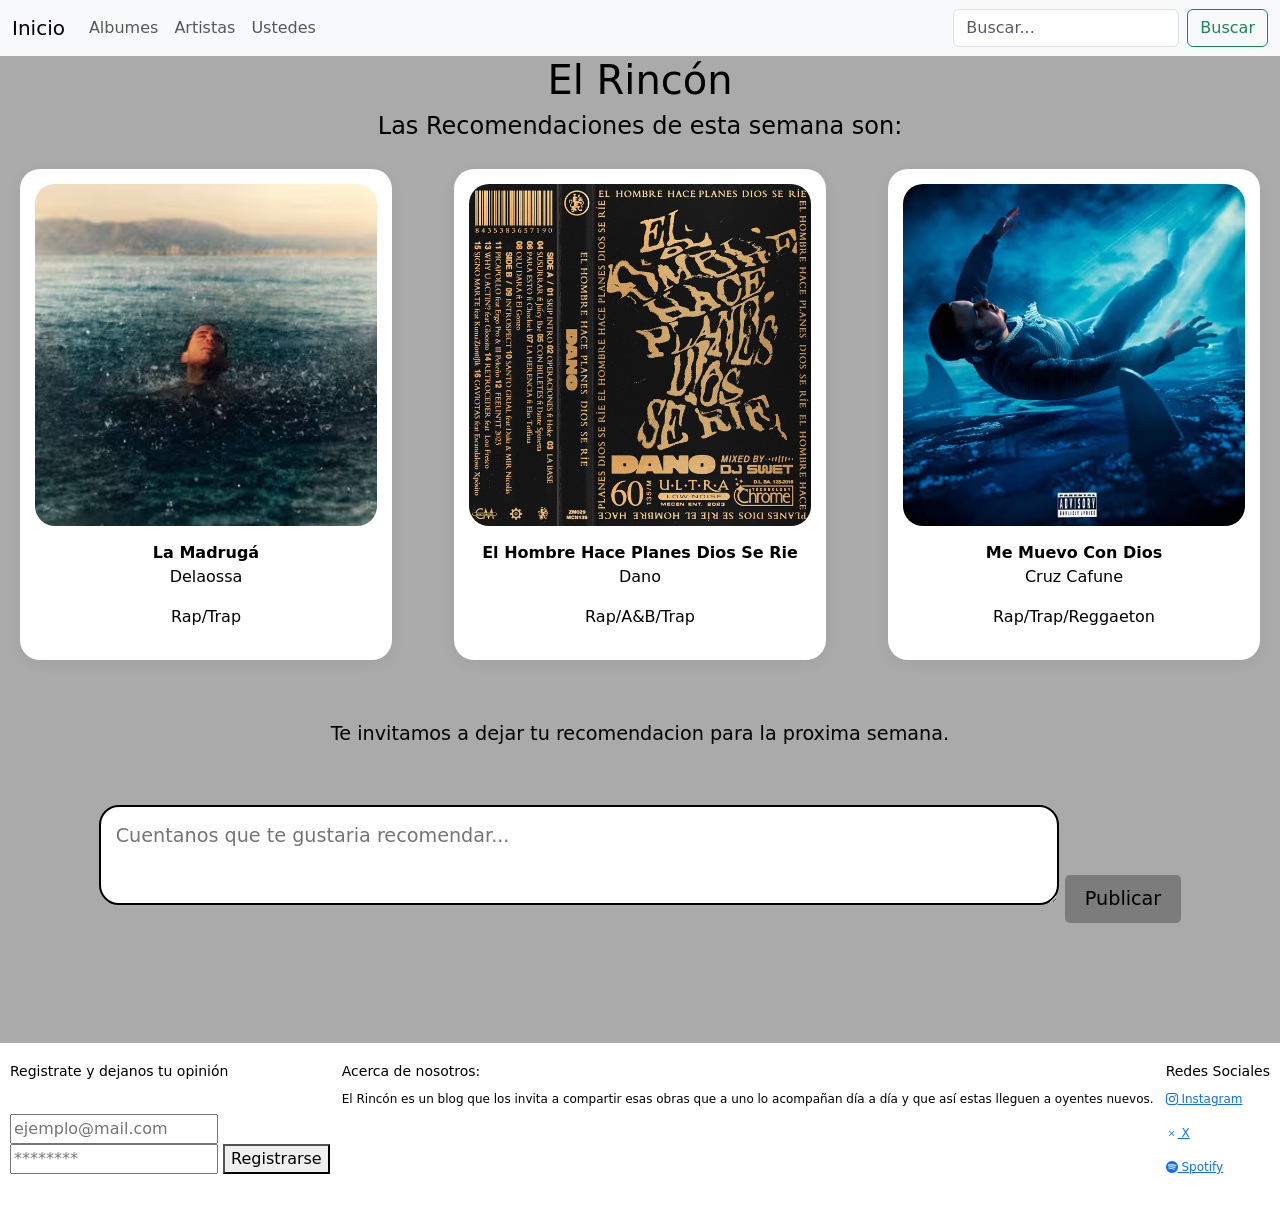
<file: index.html>
<!DOCTYPE html>
<html lang="en">
<head>
    <meta charset="UTF-8">
    <meta name="viewport" content="width=device-width, initial-scale=1.0">
    <title>El Rincón</title>
    <link href="https://cdn.jsdelivr.net/npm/bootstrap@5.3.8/dist/css/bootstrap.min.css" rel="stylesheet" integrity="sha384-sRIl4kxILFvY47J16cr9ZwB07vP4J8+LH7qKQnuqkuIAvNWLzeN8tE5YBujZqJLB" crossorigin="anonymous">
    <link rel="stylesheet" href="css/main.css">
    <link rel="stylesheet" href="https://cdn.jsdelivr.net/npm/bootstrap-icons@1.11.3/font/bootstrap-icons.css">
</head>
<body>
       <nav class="navbar navbar-expand-lg bg-body-tertiary">
  <div class="container-fluid">
    <a class="navbar-brand" href="index.html">Inicio</a>
    <button class="navbar-toggler" type="button" data-bs-toggle="collapse" data-bs-target="#navbarSupportedContent" aria-controls="navbarSupportedContent" aria-expanded="false" aria-label="Toggle navigation">
      <span class="navbar-toggler-icon"></span>
    </button>
    <div class="collapse navbar-collapse" id="navbarSupportedContent">
      <ul class="navbar-nav me-auto mb-2 mb-lg-0">
        <li class="nav-item">
          <a class="nav-link" href="pages/albumes.html">Albumes</a>
        </li>
      
        <li class="nav-item">
          <a class="nav-link" href="pages/artistas.html">Artistas</a>
        </li>
        <li class="nav-item">
          <a class="nav-link" aria-current="page" href="pages/ustedes.html">Ustedes</a>
        </li>
      </ul>
      <form class="d-flex" role="search">
        <input class="form-control me-2" type="search" placeholder="Buscar..." aria-label="Search"/>
        <button class="btn btn-outline-success" type="submit">Buscar</button>
      </form>
    </div>
  </div>
</nav>
  
        <header>
    <!-- titulo y sub titulo -->
    <h1>El Rincón</h1>
    <!-- titulo y sub titulo -->
    <h4>Las Recomendaciones de esta semana son:</h4>
</header>
    
<main>
 <!--albumes recomendados de la semana-->
  <section>
      <article class="album">
      <a href="pages/albumes/dela.html"><img src="img/dela.avif" alt="Album de Delaossa"> </a>
      <strong>La Madrugá</strong>
      <p>Delaossa</p>
      <p>Rap/Trap</p>
      </article>

      <article class="album">
      <a href="pages/albumes/dano.html"><img src="img/dano.jpg" alt="Album de Dano"></a>
      <strong>El Hombre Hace Planes Dios Se Rie </strong>
      <p>Dano</p>
      <p>Rap/A&B/Trap</p>
    </article>
       <article class="album"> 
      <a href="pages/albumes/cruz.html"><img src="img/cruz.avif" alt="Album de Cafune"></a>
      <strong>Me Muevo Con Dios</strong>
      <p>Cruz Cafune</p>
      <p>Rap/Trap/Reggaeton</p>
  </article>
  </section>
</main> 

<div class="comentarios"> 
<p> Te invitamos a dejar tu recomendacion para la proxima semana. </p>
      
 <form class="comentarios">
 <textarea placeholder="Cuentanos que te gustaria recomendar... "></textarea>
 <button>Publicar</button>
</form>
</div>

<!-- Pie de pagina --> 
<footer>

  <div class="registro">
  <h4>Registrate y dejanos tu opinión</h4>
  <label for="email"></label><br>
  <input type="email" id="email" name="email" placeholder="ejemplo@mail.com" required>
  <label for="password"></label><br>
  <input type="password" id="password" name="password" placeholder="********" required>

  <button type="submit">Registrarse</button>
      </div>

</div>
<div class="info">
<h4>Acerca de nosotros:</h4>
<p>El Rincón es un blog que los invita a compartir esas obras que a uno lo acompañan día a día y que así estas lleguen a oyentes nuevos.
</p>
</div>
<div class="redes-sociales">
    <h4> Redes Sociales</h4>
 <p>
  <a href="https://www.instagram.com/nach.ve" target="_blank">
<i class="bi bi-instagram"></i> Instagram
</a>
 </p>   
<p>
  <a href="https://x.com/veliznacho" target="_blank">
 <i class="bi bi-x"></i> X
</a>
</p>
<p> 
  <a href="https://open.spotify.com/intl-es/album/3Au0IW8JlUTwsvT4Ym6yL7?si=LstodeD1QRaUoXpnEcf9bw" target="_blank">
<i class="bi bi-spotify"></i> Spotify
</a>
</p>

</div>
</footer> 
 <script src="https://cdn.jsdelivr.net/npm/bootstrap@5.3.8/dist/js/bootstrap.bundle.min.js" integrity="sha384-FKyoEForCGlyvwx9Hj09JcYn3nv7wiPVlz7YYwJrWVcXK/BmnVDxM+D2scQbITxI" crossorigin="anonymous"></script>
</body>
</html>
</file>
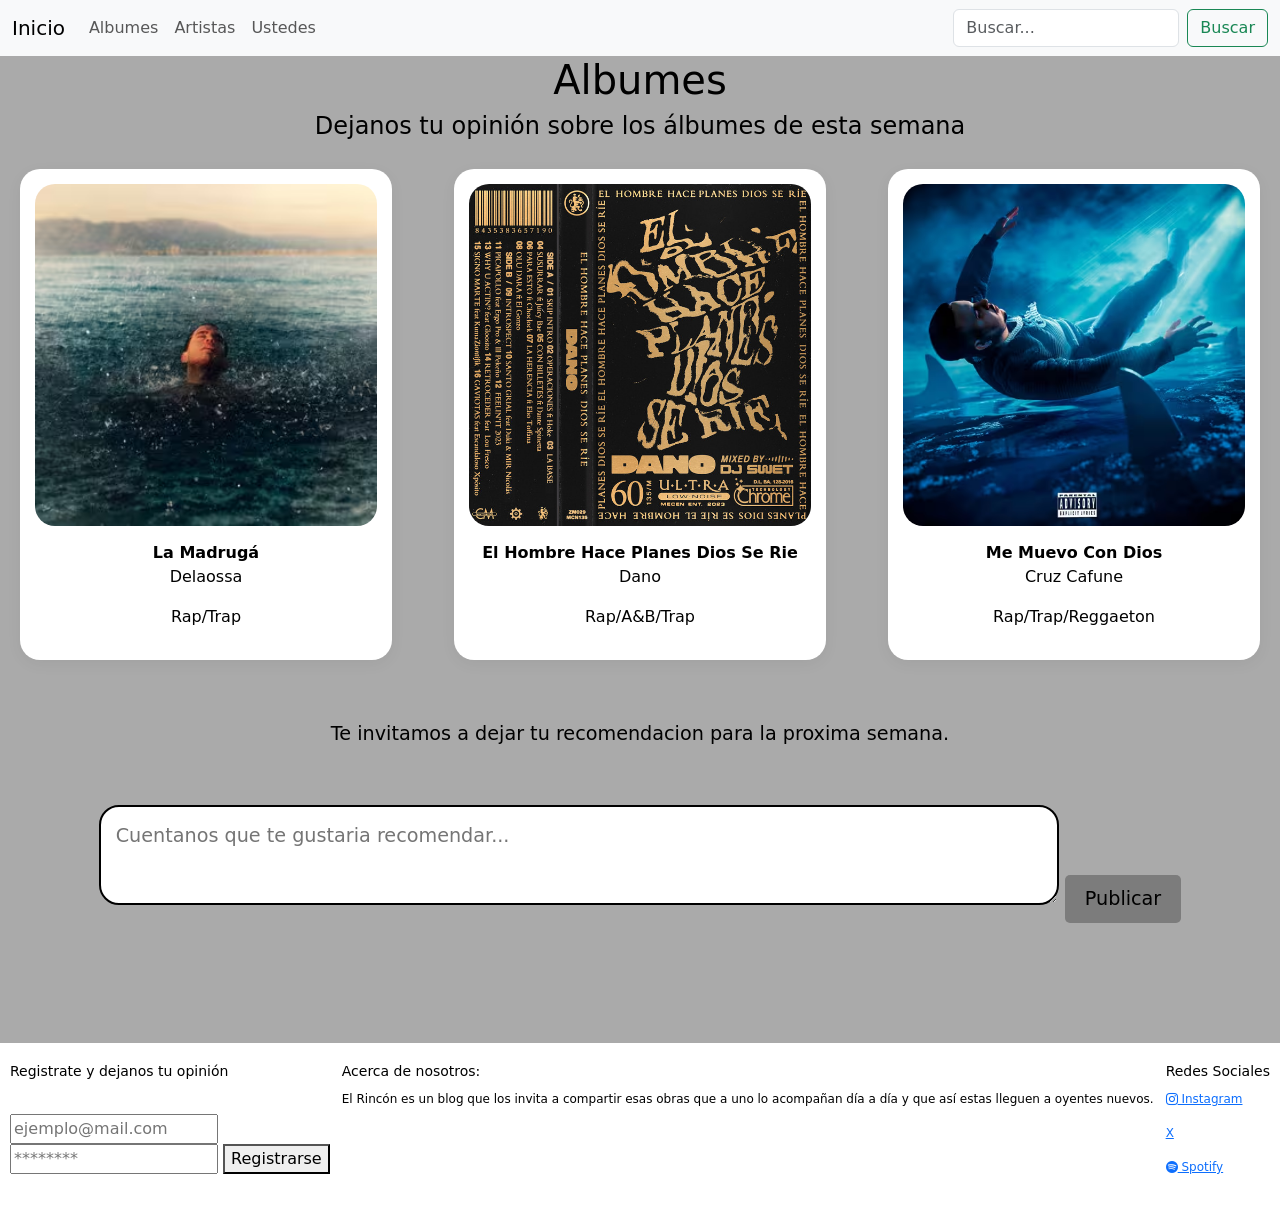
<file: pages/albumes.html>
<!DOCTYPE html>
<html lang="en">
<head>
    <meta charset="UTF-8">
    <meta name="viewport" content="width=device-width, initial-scale=1.0">
    <title>El Rincón</title> 
    <link href="https://cdn.jsdelivr.net/npm/bootstrap@5.3.8/dist/css/bootstrap.min.css" rel="stylesheet" integrity="sha384-sRIl4kxILFvY47J16cr9ZwB07vP4J8+LH7qKQnuqkuIAvNWLzeN8tE5YBujZqJLB" crossorigin="anonymous">
    <link rel="stylesheet" href="../css/main.css">
          <link rel="stylesheet" href="https://cdn.jsdelivr.net/npm/bootstrap-icons@1.11.3/font/bootstrap-icons.css">

</head>
<body>
       <nav class="navbar navbar-expand-lg bg-body-tertiary">
  <div class="container-fluid">
    <a class="navbar-brand" href="../index.html">Inicio</a>
    <button class="navbar-toggler" type="button" data-bs-toggle="collapse" data-bs-target="#navbarSupportedContent" aria-controls="navbarSupportedContent" aria-expanded="false" aria-label="Toggle navigation">
      <span class="navbar-toggler-icon"></span>
    </button>
    <div class="collapse navbar-collapse" id="navbarSupportedContent">
      <ul class="navbar-nav me-auto mb-2 mb-lg-0">
        <li class="nav-item">
          <a class="nav-link" href="../pages/albumes.html">Albumes</a>
        </li>
      
        <li class="nav-item">
          <a class="nav-link" href="../pages/artistas.html">Artistas</a>
        </li>
        <li class="nav-item">
          <a class="nav-link" aria-current="page" href="../pages/ustedes.html">Ustedes</a>
        </li>
      </ul>
      <form class="d-flex" role="search">
        <input class="form-control me-2" type="search" placeholder="Buscar..." aria-label="Search"/>
        <button class="btn btn-outline-success" type="submit">Buscar</button>
      </form>
    </div>
  </div>
</nav>
  
        <header>
    <!-- titulo y sub titulo -->
    <h1>Albumes</h1>
    <!-- titulo y sub titulo -->
    <h4>Dejanos tu opinión sobre los álbumes de esta semana</h4>
</header>
    
<main>
 <!--albumes recomendados de la semana-->
  <section>
      <article class="album">
      <a href="../pages/albumes/dela.html"><img src="../img/dela.avif" alt="Album de Delaossa"> </a>
      <strong>La Madrugá</strong>
      <p>Delaossa</p>
      <p>Rap/Trap</p>
      </article>

      <article class="album">
      <a href="../pages/albumes/dano.html"><img src="../img/dano.jpg" alt="Album de Dano"></a>
      <strong>El Hombre Hace Planes Dios Se Rie </strong>
      <p>Dano</p>
      <p>Rap/A&B/Trap</p>
    </article>
       <article class="album"> 
      <a href="../pages/albumes/cruz.html"><img src="../img/cruz.avif" alt="Album de Cafune"></a>
      <strong>Me Muevo Con Dios</strong>
      <p>Cruz Cafune</p>
      <p>Rap/Trap/Reggaeton</p>
  </article>
  </section>
</main> 

<div class="comentarios"> 
<p> Te invitamos a dejar tu recomendacion para la proxima semana. </p>
      
 <form class="comentarios">
 <textarea placeholder="Cuentanos que te gustaria recomendar... "></textarea>
 <button>Publicar</button>
</form>
</div>

<!-- Pie de pagina --> 
<footer>

  <div class="registro">
  <h4>Registrate y dejanos tu opinión</h4>
  <label for="email"></label><br>
  <input type="email" id="email" name="email" placeholder="ejemplo@mail.com" required>
  <label for="password"></label><br>
  <input type="password" id="password" name="password" placeholder="********" required>

  <button type="submit">Registrarse</button>
      </div>

</div>
<div class="info">
<h4>Acerca de nosotros:</h4>
<p>El Rincón es un blog que los invita a compartir esas obras que a uno lo acompañan día a día y que así estas lleguen a oyentes nuevos.
</p>
</div>
<div class="redes-sociales">
    <h4> Redes Sociales</h4>
    
<p>
  <a href="https://www.instagram.com/nach.ve" target="_blank">
<i class="bi bi-instagram"></i> Instagram 
 </p>   

</a>
<p>
  <a href="https://x.com/veliznacho" target="_blank">
<i class="bi bi-X"></i>   X
</a>
</p>

<p> 
  <a href="https://open.spotify.com/user/nachoveliz5?si=13c73d4f79f142af" target="_blank">
<i class="bi bi-spotify"></i> Spotify
</a>
</p>
</footer> 
 <script src="https://cdn.jsdelivr.net/npm/bootstrap@5.3.8/dist/js/bootstrap.bundle.min.js" integrity="sha384-FKyoEForCGlyvwx9Hj09JcYn3nv7wiPVlz7YYwJrWVcXK/BmnVDxM+D2scQbITxI" crossorigin="anonymous"></script>
</body>
</html>
</file>
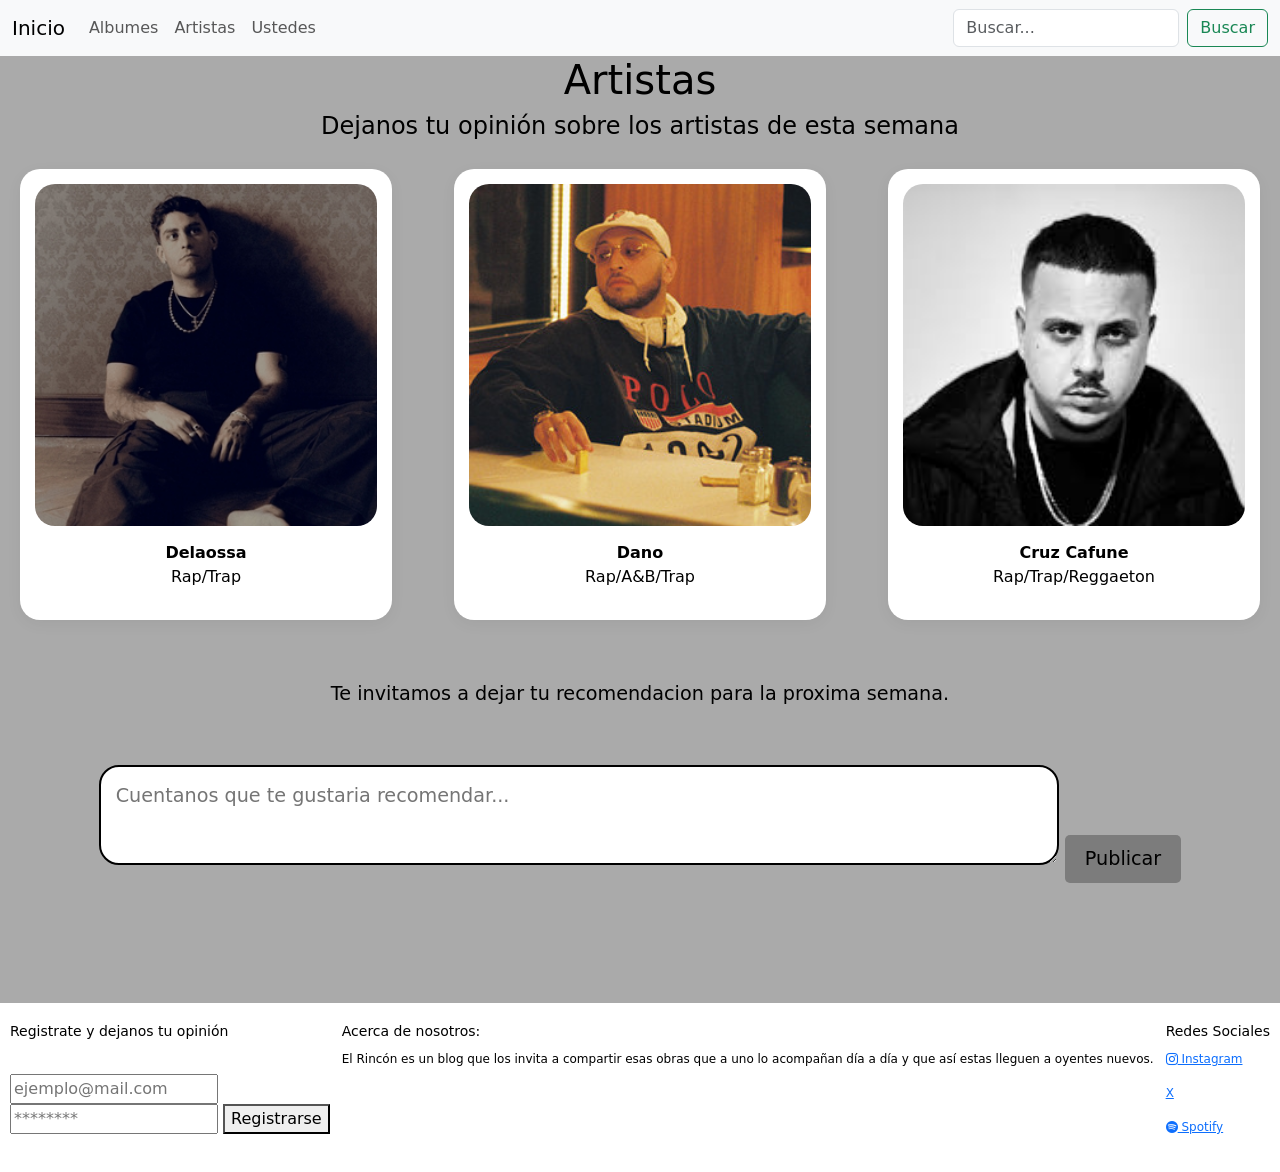
<file: pages/artistas.html>
<!DOCTYPE html>
<html lang="en">
<head>
    <meta charset="UTF-8">
    <meta name="viewport" content="width=device-width, initial-scale=1.0">
    <title>El Rincón</title> 
    <link href="https://cdn.jsdelivr.net/npm/bootstrap@5.3.8/dist/css/bootstrap.min.css" rel="stylesheet" integrity="sha384-sRIl4kxILFvY47J16cr9ZwB07vP4J8+LH7qKQnuqkuIAvNWLzeN8tE5YBujZqJLB" crossorigin="anonymous">
    <link rel="stylesheet" href="../css/main.css">
       <link rel="stylesheet" href="https://cdn.jsdelivr.net/npm/bootstrap-icons@1.11.3/font/bootstrap-icons.css">
   
</head>
<body>
       <nav class="navbar navbar-expand-lg bg-body-tertiary">
  <div class="container-fluid">
    <a class="navbar-brand" href="../index.html">Inicio</a>
    <button class="navbar-toggler" type="button" data-bs-toggle="collapse" data-bs-target="#navbarSupportedContent" aria-controls="navbarSupportedContent" aria-expanded="false" aria-label="Toggle navigation">
      <span class="navbar-toggler-icon"></span>
    </button>
    <div class="collapse navbar-collapse" id="navbarSupportedContent">
      <ul class="navbar-nav me-auto mb-2 mb-lg-0">
        <li class="nav-item">
          <a class="nav-link" href="../pages/albumes.html">Albumes</a>
        </li>
      
        <li class="nav-item">
          <a class="nav-link" href="../pages/artistas.html">Artistas</a>
        </li>
        <li class="nav-item">
          <a class="nav-link" aria-current="page" href="../pages/ustedes.html">Ustedes</a>
        </li>
      </ul>
      <form class="d-flex" role="search">
        <input class="form-control me-2" type="search" placeholder="Buscar..." aria-label="Search"/>
        <button class="btn btn-outline-success" type="submit">Buscar</button>
      </form>
    </div>
  </div>
</nav>
  
        <header>
    <!-- titulo y sub titulo -->
    <h1>Artistas</h1>
    <!-- titulo y sub titulo -->
    <h4>Dejanos tu opinión sobre los artistas de esta semana</h4>
</header>
    
<main>
 <!--albumes recomendados de la semana-->
  <section>
      <article class="artista">
      <a href="../pages/artistas/delaossa.html"><img src="../img/delaossa.jpeg" alt="perfil de Delaossa"> </a>
      <strong>Delaossa</strong>
      <p>Rap/Trap</p>
      </article>

      <article class="artista">
      <a href="../pages/artistas/dano.html"><img src="../img/artistadano.jpg" alt="perfil de Dano"></a>
      <strong>Dano</strong>
      <p>Rap/A&B/Trap</p>
    </article>
       <article class="artista"> 
      <a href="../pages/artistas/cruzcafune.html"><img src="../img/cruzcafune.jpg" alt="perfil de Cruz Cafune"></a>
      <strong>Cruz Cafune</strong>
     
      <p>Rap/Trap/Reggaeton</p>
  </article>
  </section>
</main> 

<div class="comentarios"> 
<p> Te invitamos a dejar tu recomendacion para la proxima semana. </p>
      
 <form class="comentarios">
 <textarea placeholder="Cuentanos que te gustaria recomendar... "></textarea>
 <button>Publicar</button>
</form>
</div>

<!-- Pie de pagina --> 
<footer>

  <div class="registro">
  <h4>Registrate y dejanos tu opinión</h4>
  <label for="email"></label><br>
  <input type="email" id="email" name="email" placeholder="ejemplo@mail.com" required>
  <label for="password"></label><br>
  <input type="password" id="password" name="password" placeholder="********" required>

  <button type="submit">Registrarse</button>
      </div>

</div>
<div class="info">
<h4>Acerca de nosotros:</h4>
<p>El Rincón es un blog que los invita a compartir esas obras que a uno lo acompañan día a día y que así estas lleguen a oyentes nuevos.
</p>
</div>
<div class="redes-sociales">
    <h4> Redes Sociales</h4>
    
<p>
  <a href="https://www.instagram.com/nach.ve" target="_blank">
<i class="bi bi-instagram"></i> Instagram 
 </p>   

</a>
<p>
  <a href="https://x.com/veliznacho" target="_blank">
<i class="bi bi-X"></i>   X
</a>
</p>

<p> 
  <a href="https://open.spotify.com/user/nachoveliz5?si=13c73d4f79f142af" target="_blank">
<i class="bi bi-spotify"></i> Spotify
</a>
</p>
</div>
</footer> 
 <script src="https://cdn.jsdelivr.net/npm/bootstrap@5.3.8/dist/js/bootstrap.bundle.min.js" integrity="sha384-FKyoEForCGlyvwx9Hj09JcYn3nv7wiPVlz7YYwJrWVcXK/BmnVDxM+D2scQbITxI" crossorigin="anonymous"></script>
</body>
</html>
</file>
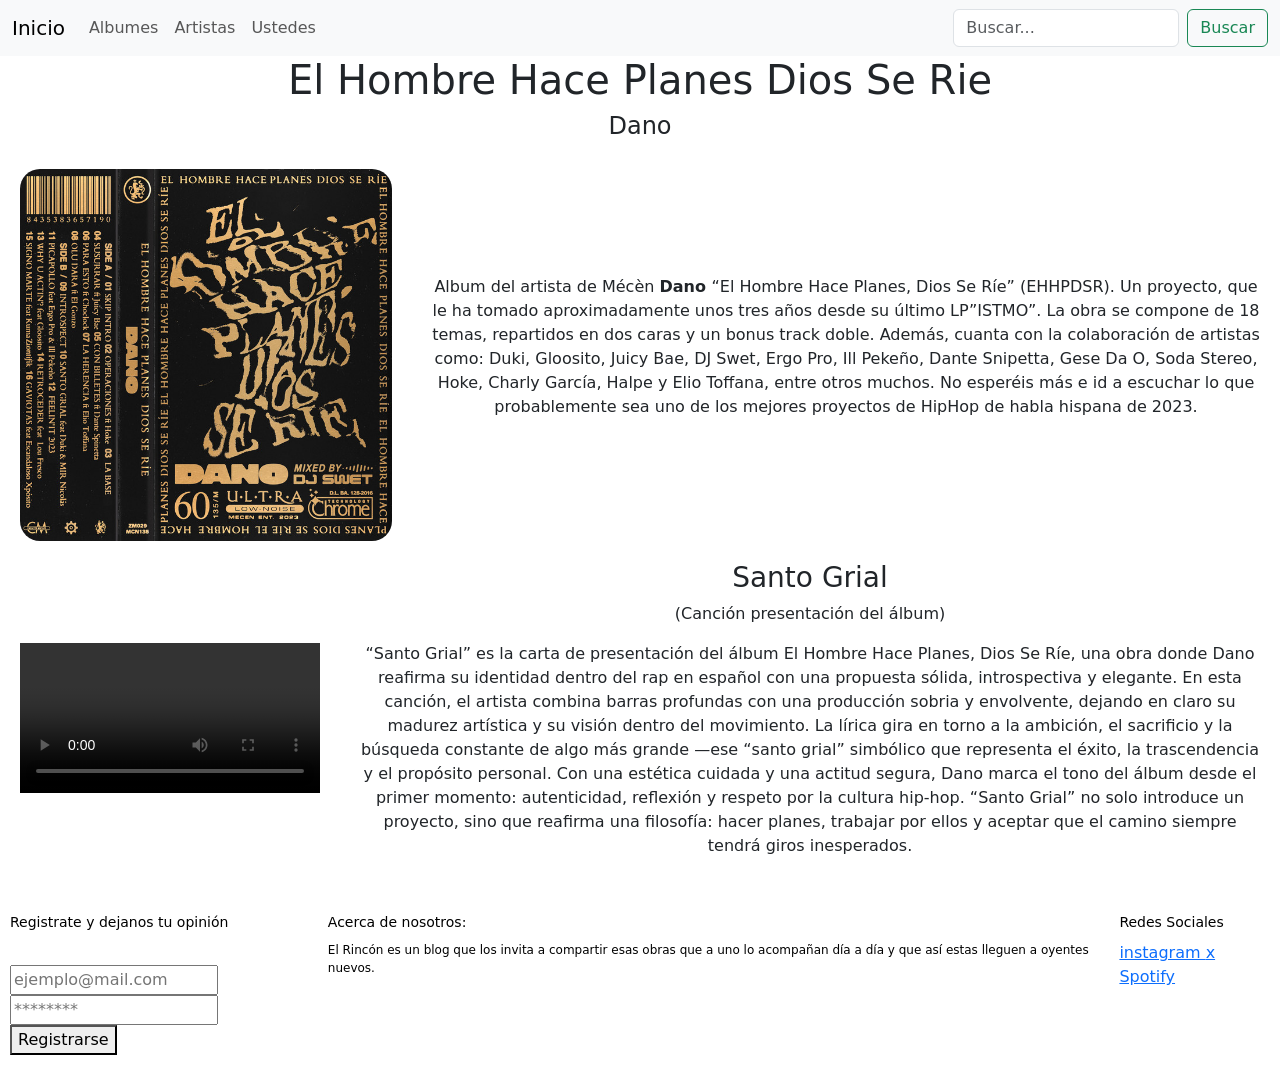
<file: pages/dano.html>
<!DOCTYPE html>
<html lang="en">
<head>
    <meta charset="UTF-8">
    <meta name="viewport" content="width=device-width, initial-scale=1.0">
    <title>El Hombre Hace Planes Dios Se Rie</title>
    <link rel="stylesheet" href="../css/main.css">
    <link href="https://cdn.jsdelivr.net/npm/bootstrap@5.3.8/dist/css/bootstrap.min.css" rel="stylesheet" integrity="sha384-sRIl4kxILFvY47J16cr9ZwB07vP4J8+LH7qKQnuqkuIAvNWLzeN8tE5YBujZqJLB" crossorigin="anonymous">
</head>
<body>
  <nav class="navbar navbar-expand-lg bg-body-tertiary">
  <div class="container-fluid">
    <a class="navbar-brand" href="../index.html">Inicio</a>
    <button class="navbar-toggler" type="button" data-bs-toggle="collapse" data-bs-target="#navbarSupportedContent" aria-controls="navbarSupportedContent" aria-expanded="false" aria-label="Toggle navigation">
      <span class="navbar-toggler-icon"></span>
    </button>
    <div class="collapse navbar-collapse" id="navbarSupportedContent">
      <ul class="navbar-nav me-auto mb-2 mb-lg-0">
        <li class="nav-item">
          <a class="nav-link" href="../pages/albumes.html">Albumes</a>
        </li>
      
        <li class="nav-item">
          <a class="nav-link" href="../pages/artistas.html">Artistas</a>
        </li>
        <li class="nav-item">
          <a class="nav-link" aria-current="page" href="../pages/ustedes.html">Ustedes</a>
        </li>
      </ul>
      <form class="d-flex" role="search">
        <input class="form-control me-2" type="search" placeholder="Buscar..." aria-label="Search"/>
        <button class="btn btn-outline-success" type="submit">Buscar</button>
      </form>
    </div>
  </div>
</nav>

  <header class="page-album">
    <h1>El Hombre Hace Planes Dios Se Rie</h1>
    <h4>Dano</h4>
  </header>
<main>
  <section class="page-album">

    <div class="info-album">

      <img src="../img/dano.jpg"
           alt="Portada del álbum El Hombre Hace Planes Dios Se Rie de Dano">

      <div class="texto-album">
        <p>
           Album del artista de Mécèn <strong> Dano </strong> “El Hombre Hace Planes, Dios Se Ríe” (EHHPDSR).
Un proyecto, que le ha tomado aproximadamente unos tres años desde su último LP”ISTMO”.
La obra se compone de 18 temas, repartidos en dos caras y un bonus track doble.
Además, cuanta con la colaboración de artistas como: Duki, Gloosito, Juicy Bae, DJ Swet, Ergo Pro, Ill Pekeño, Dante Snipetta, Gese Da O, Soda Stereo, Hoke, Charly García, Halpe y Elio Toffana, entre otros muchos.

No esperéis más e id a escuchar lo que probablemente sea uno de los mejores proyectos de HipHop de habla hispana de 2023.
        </p>
      </div>

    </div>

    <div class="info-album">
<!-- el video es muy pesado y no se pudo subir a git --> 
      <video controls>
       <source src="" type="video/mp4"> 
      </video>

      <div class="texto-video">
        <h3>Santo Grial</h3>
        <p class="subtitulo">(Canción presentación del álbum)</p>

        <p>
         “Santo Grial” es la carta de presentación del álbum El Hombre Hace Planes, Dios Se Ríe, una obra donde Dano reafirma su identidad dentro del rap en español con una propuesta sólida, introspectiva y elegante.

En esta canción, el artista combina barras profundas con una producción sobria y envolvente, dejando en claro su madurez artística y su visión dentro del movimiento. La lírica gira en torno a la ambición, el sacrificio y la búsqueda constante de algo más grande —ese “santo grial” simbólico que representa el éxito, la trascendencia y el propósito personal.

Con una estética cuidada y una actitud segura, Dano marca el tono del álbum desde el primer momento: autenticidad, reflexión y respeto por la cultura hip-hop. “Santo Grial” no solo introduce un proyecto, sino que reafirma una filosofía: hacer planes, trabajar por ellos y aceptar que el camino siempre tendrá giros inesperados.
        </p>
      </div>

    </div>

  </section>
</main>
<!-- Pie de pagina --> 
<footer>

  <div class="registro">
  <h4>Registrate y dejanos tu opinión</h4>
  <label for="email"></label><br>
  <input type="email" id="email" name="email" placeholder="ejemplo@mail.com" required>
  <label for="password"></label><br>
  <input type="password" id="password" name="password" placeholder="********" required>

  <button type="submit">Registrarse</button>
      </div>

</div>
<div class="info">
<h4>Acerca de nosotros:</h4>
<p>El Rincón es un blog que los invita a compartir esas obras que a uno lo acompañan día a día y que así estas lleguen a oyentes nuevos.
</p>
</div>
<div class="redes-sociales">
    <h4> Redes Sociales</h4>
    
<a href="https://www.instagram.com/nach.ve" target="_blank">
instagram
<a href="https://x.com/veliznacho" target="_blank">
x 
</a>
</a>
<a href="https://open.spotify.com/intl-es/album/3Au0IW8JlUTwsvT4Ym6yL7?si=LstodeD1QRaUoXpnEcf9bw" target="_blank">
Spotify 
</a>
</div>
</footer> 
 <script src="https://cdn.jsdelivr.net/npm/bootstrap@5.3.8/dist/js/bootstrap.bundle.min.js" integrity="sha384-FKyoEForCGlyvwx9Hj09JcYn3nv7wiPVlz7YYwJrWVcXK/BmnVDxM+D2scQbITxI" crossorigin="anonymous"></script>
</body>
</html>
</file>
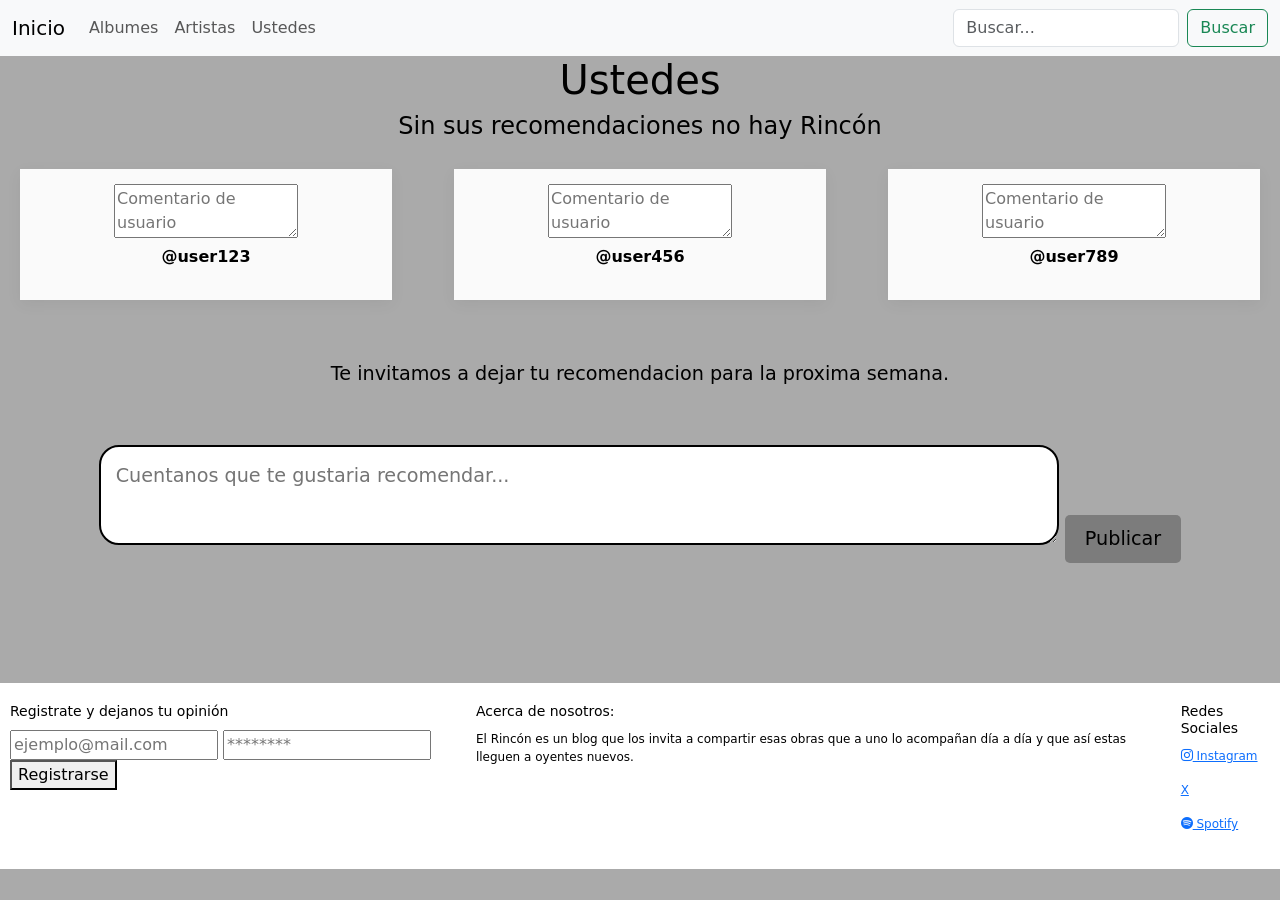
<file: pages/ustedes.html>
<!DOCTYPE html>
<html lang="en">
<head>
    <meta charset="UTF-8">
    <meta name="viewport" content="width=device-width, initial-scale=1.0">
    <title>El Rincón</title>
    <link href="https://cdn.jsdelivr.net/npm/bootstrap@5.3.8/dist/css/bootstrap.min.css" rel="stylesheet" integrity="sha384-sRIl4kxILFvY47J16cr9ZwB07vP4J8+LH7qKQnuqkuIAvNWLzeN8tE5YBujZqJLB" crossorigin="anonymous">
    <link rel="stylesheet" href="../css/main.css">
    <link rel="stylesheet" href="https://cdn.jsdelivr.net/npm/bootstrap-icons@1.11.3/font/bootstrap-icons.css">
</head>
<body>
       <nav class="navbar navbar-expand-lg bg-body-tertiary">
  <div class="container-fluid">
    <a class="navbar-brand" href="../index.html">Inicio</a>
    <button class="navbar-toggler" type="button" data-bs-toggle="collapse" data-bs-target="#navbarSupportedContent" aria-controls="navbarSupportedContent" aria-expanded="false" aria-label="Toggle navigation">
      <span class="navbar-toggler-icon"></span>
    </button>
    <div class="collapse navbar-collapse" id="navbarSupportedContent">
      <ul class="navbar-nav me-auto mb-2 mb-lg-0">
        <li class="nav-item">
          <a class="nav-link" href="../pages/albumes.html">Albumes</a>
        </li>
      
        <li class="nav-item">
          <a class="nav-link" href="../pages/artistas.html">Artistas</a>
        </li>
        <li class="nav-item">
          <a class="nav-link" aria-current="page" href="../pages/ustedes.html">Ustedes</a>
        </li>
      </ul>
      <form class="d-flex" role="search">
        <input class="form-control me-2" type="search" placeholder="Buscar..." aria-label="Search"/>
        <button class="btn btn-outline-success" type="submit">Buscar</button>
      </form>
    </div>
  </div>
</nav>
  
        <header>
    <!-- titulo y sub titulo -->
    <h1>Ustedes</h1>
    <!-- titulo y sub titulo -->
    <h4>Sin sus recomendaciones no hay Rincón</h4>
</header>
    
<main>
 <!--recomendaciones de usuarios-->
  <section>
      <article class="comentarios-usuarios">
      <textarea placeholder="Comentario de usuario"></textarea>
      <p> <strong>@user123</strong> </p>
      </article>

     <article class="comentarios-usuarios">
      <textarea placeholder="Comentario de usuario"></textarea>
      <p> <strong>@user456</strong> </p>
      </article>

      <article class="comentarios-usuarios">
      <textarea placeholder="Comentario de usuario"></textarea>
      <p> <strong>@user789</strong> </p>
      </article>


  </section>
</main> 

<div class="comentarios"> 
<p> Te invitamos a dejar tu recomendacion para la proxima semana. </p>
      
 <form class="comentarios">
 <textarea placeholder="Cuentanos que te gustaria recomendar... "></textarea>
 <button>Publicar</button>
</form>
</div>

<!-- Pie de pagina --> 
<footer>

   <div class="registro">
    <h4>Registrate y dejanos tu opinión</h4>

    <form>
      <input type="email" id="email" name="email"
             placeholder="ejemplo@mail.com" required>
      <input type="password" id="password" name="password"
             placeholder="********" required>
      <button type="submit">Registrarse</button>
    </form>
  </div>

</div>
<div class="info">
<h4>Acerca de nosotros:</h4>
<p>El Rincón es un blog que los invita a compartir esas obras que a uno lo acompañan día a día y que así estas lleguen a oyentes nuevos.
</p>
</div>
<div class="redes-sociales">
    <h4> Redes Sociales</h4>
 <p>
  <a href="https://www.instagram.com/nach.ve" target="_blank">
<i class="bi bi-instagram"></i> Instagram 
 </p>   

</a>
<p>
  <a href="https://x.com/veliznacho" target="_blank">
<i class="bi bi-X"></i>   X
</a>
</p>

<p> 
  <a href="https://open.spotify.com/user/nachoveliz5?si=13c73d4f79f142af" target="_blank">
<i class="bi bi-spotify"></i> Spotify
</a>
</p>

</div>
</footer> 

 <script src="https://cdn.jsdelivr.net/npm/bootstrap@5.3.8/dist/js/bootstrap.bundle.min.js" integrity="sha384-FKyoEForCGlyvwx9Hj09JcYn3nv7wiPVlz7YYwJrWVcXK/BmnVDxM+D2scQbITxI" crossorigin="anonymous"></script>
</body>
</html>
</file>
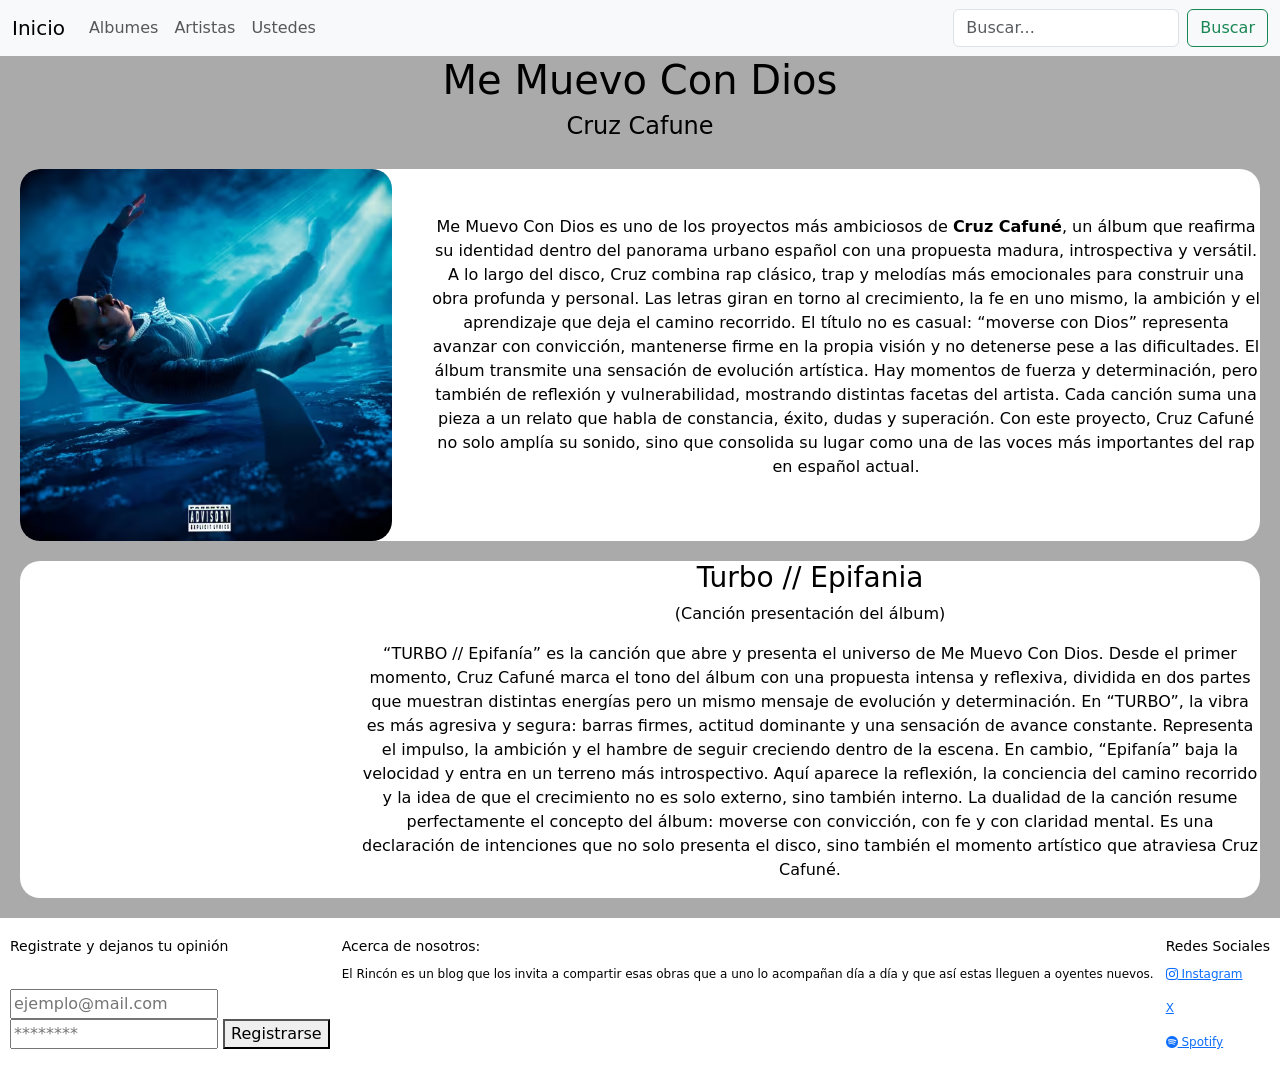
<file: pages/albumes/cruz.html>
<!DOCTYPE html>
<html lang="en">
<head>
    <meta charset="UTF-8">
    <meta name="viewport" content="width=device-width, initial-scale=1.0">
    <title>El Rincon</title> 
    <link href="https://cdn.jsdelivr.net/npm/bootstrap@5.3.8/dist/css/bootstrap.min.css" rel="stylesheet" integrity="sha384-sRIl4kxILFvY47J16cr9ZwB07vP4J8+LH7qKQnuqkuIAvNWLzeN8tE5YBujZqJLB" crossorigin="anonymous">
    <link rel="stylesheet" href="../../css/main.css">
          <link rel="stylesheet" href="https://cdn.jsdelivr.net/npm/bootstrap-icons@1.11.3/font/bootstrap-icons.css">

</head>
<body>
  <nav class="navbar navbar-expand-lg bg-body-tertiary">
  <div class="container-fluid">
    <a class="navbar-brand" href="../../index.html">Inicio</a>
    <button class="navbar-toggler" type="button" data-bs-toggle="collapse" data-bs-target="#navbarSupportedContent" aria-controls="navbarSupportedContent" aria-expanded="false" aria-label="Toggle navigation">
      <span class="navbar-toggler-icon"></span>
    </button>
    <div class="collapse navbar-collapse" id="navbarSupportedContent">
      <ul class="navbar-nav me-auto mb-2 mb-lg-0">
        <li class="nav-item">
          <a class="nav-link" href="../../pages/albumes.html">Albumes</a>
        </li>
      
        <li class="nav-item">
          <a class="nav-link" href="../../pages/artistas.html">Artistas</a>
        </li>
        <li class="nav-item">
          <a class="nav-link" aria-current="page" href="../../pages/ustedes.html">Ustedes</a>
        </li>
      </ul>
      <form class="d-flex" role="search">
        <input class="form-control me-2" type="search" placeholder="Buscar..." aria-label="Search"/>
        <button class="btn btn-outline-success" type="submit">Buscar</button>
      </form>
    </div>
  </div>
</nav>

</nav>

  <header class="page-album">
    <h1>Me Muevo Con Dios</h1>
    <h4>Cruz Cafune</h4>
  </header>
<main>
  <section class="page-album">
  <!-- Portada de album y texto presentacion --> 

    <div class="info-album">

      <img src="../../img/cruz.avif"
           alt="Portada del álbum Me Muevo Con Dios de Cruz Cafune">

      <div class="texto-album">
        <p>
          Me Muevo Con Dios es uno de los proyectos más ambiciosos de <strong>Cruz Cafuné</strong>, un álbum que reafirma su identidad dentro del panorama urbano español con una propuesta madura, introspectiva y versátil.
A lo largo del disco, Cruz combina rap clásico, trap y melodías más emocionales para construir una obra profunda y personal. Las letras giran en torno al crecimiento, la fe en uno mismo, la ambición y el aprendizaje que deja el camino recorrido. El título no es casual: “moverse con Dios” representa avanzar con convicción, mantenerse firme en la propia visión y no detenerse pese a las dificultades.
El álbum transmite una sensación de evolución artística. Hay momentos de fuerza y determinación, pero también de reflexión y vulnerabilidad, mostrando distintas facetas del artista. Cada canción suma una pieza a un relato que habla de constancia, éxito, dudas y superación.
Con este proyecto, Cruz Cafuné no solo amplía su sonido, sino que consolida su lugar como una de las voces más importantes del rap en español actual.
      </div>

    </div>
<!-- video y texto presentacion --> 
    <div class="info-album">

      <iframe  
      src="https://www.youtube.com/embed/1Gug_Ezff0M?si=leKX_pK40feYtrJD" 
      title="YouTube video player" 
      frameborder="0" 
      allow="accelerometer; autoplay; clipboard-write; encrypted-media; gyroscope; picture-in-picture; web-share" 
      referrerpolicy="strict-origin-when-cross-origin" 
      allowfullscreen>

      </iframe>

      <div class="texto-video">
        <h3>Turbo // Epifania</h3>
        <p class="subtitulo">(Canción presentación del álbum)</p>

        <p>
     “TURBO // Epifanía” es la canción que abre y presenta el universo de Me Muevo Con Dios. Desde el primer momento, Cruz Cafuné marca el tono del álbum con una propuesta intensa y reflexiva, dividida en dos partes que muestran distintas energías pero un mismo mensaje de evolución y determinación.
En “TURBO”, la vibra es más agresiva y segura: barras firmes, actitud dominante y una sensación de avance constante. Representa el impulso, la ambición y el hambre de seguir creciendo dentro de la escena.
En cambio, “Epifanía” baja la velocidad y entra en un terreno más introspectivo. Aquí aparece la reflexión, la conciencia del camino recorrido y la idea de que el crecimiento no es solo externo, sino también interno.
La dualidad de la canción resume perfectamente el concepto del álbum: moverse con convicción, con fe y con claridad mental. Es una declaración de intenciones que no solo presenta el disco, sino también el momento artístico que atraviesa Cruz Cafuné.
        </p>
      </div>

    </div>

  </section>
</main>
<!-- Pie de pagina --> 
<footer>

  <div class="registro">
  <h4>Registrate y dejanos tu opinión</h4>
  <label for="email"></label><br>
  <input type="email" id="email" name="email" placeholder="ejemplo@mail.com" required>
  <label for="password"></label><br>
  <input type="password" id="password" name="password" placeholder="********" required>

  <button type="submit">Registrarse</button>
      </div>

</div>
<div class="info">
<h4>Acerca de nosotros:</h4>
<p>El Rincón es un blog que los invita a compartir esas obras que a uno lo acompañan día a día y que así estas lleguen a oyentes nuevos.
</p>
</div>
<div class="redes-sociales">
    <h4> Redes Sociales</h4>
    
<p>
  <a href="https://www.instagram.com/nach.ve" target="_blank">
<i class="bi bi-instagram"></i> Instagram 
 </p>   

</a>
<p>
  <a href="https://x.com/veliznacho" target="_blank">
<i class="bi bi-X"></i>   X
</a>
</p>

<p> 
  <a href="https://open.spotify.com/user/nachoveliz5?si=13c73d4f79f142af" target="_blank">
<i class="bi bi-spotify"></i> Spotify
</a>
</p>
</footer> 
 <script src="https://cdn.jsdelivr.net/npm/bootstrap@5.3.8/dist/js/bootstrap.bundle.min.js" integrity="sha384-FKyoEForCGlyvwx9Hj09JcYn3nv7wiPVlz7YYwJrWVcXK/BmnVDxM+D2scQbITxI" crossorigin="anonymous"></script>
</body>
</html>
</file>
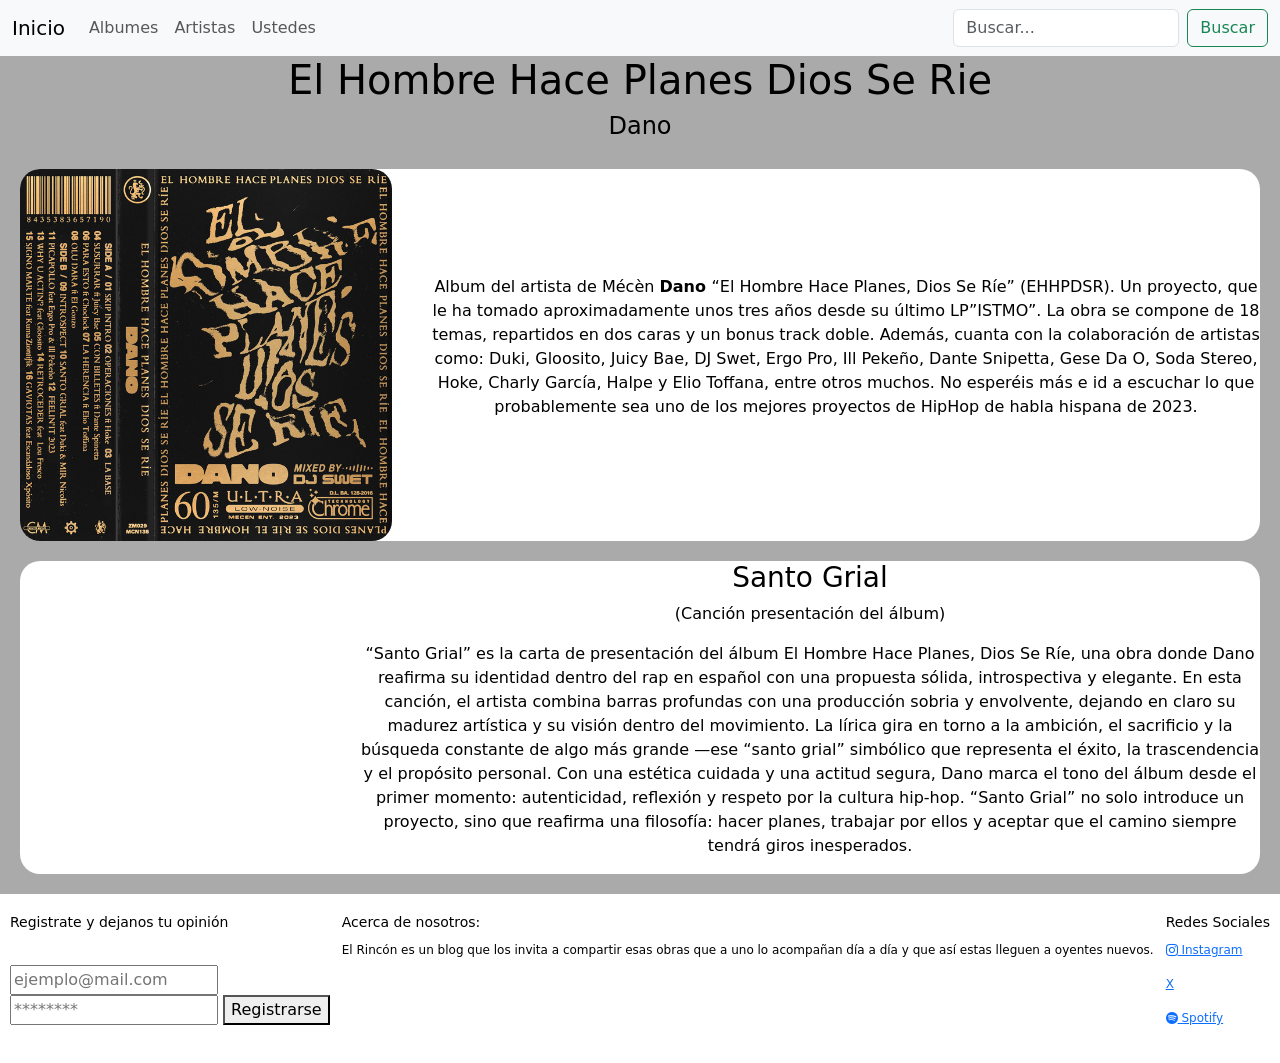
<file: pages/albumes/dano.html>
<!DOCTYPE html>
<html lang="en">
<head>
    <meta charset="UTF-8">
    <meta name="viewport" content="width=device-width, initial-scale=1.0">
    <title>El Rincon</title>    
    <link href="https://cdn.jsdelivr.net/npm/bootstrap@5.3.8/dist/css/bootstrap.min.css" rel="stylesheet" integrity="sha384-sRIl4kxILFvY47J16cr9ZwB07vP4J8+LH7qKQnuqkuIAvNWLzeN8tE5YBujZqJLB" crossorigin="anonymous">
    <link rel="stylesheet" href="../../css/main.css">
       <link rel="stylesheet" href="https://cdn.jsdelivr.net/npm/bootstrap-icons@1.11.3/font/bootstrap-icons.css">

  </head>
<body>
  <nav class="navbar navbar-expand-lg bg-body-tertiary">
  <div class="container-fluid">
    <a class="navbar-brand" href="../../index.html">Inicio</a>
    <button class="navbar-toggler" type="button" data-bs-toggle="collapse" data-bs-target="#navbarSupportedContent" aria-controls="navbarSupportedContent" aria-expanded="false" aria-label="Toggle navigation">
      <span class="navbar-toggler-icon"></span>
    </button>
    <div class="collapse navbar-collapse" id="navbarSupportedContent">
      <ul class="navbar-nav me-auto mb-2 mb-lg-0">
        <li class="nav-item">
          <a class="nav-link" href="../../pages/albumes.html">Albumes</a>
        </li>
      
        <li class="nav-item">
          <a class="nav-link" href="../../pages/artistas.html">Artistas</a>
        </li>
        <li class="nav-item">
          <a class="nav-link" aria-current="page" href="../../pages/ustedes.html">Ustedes</a>
        </li>
      </ul>
      <form class="d-flex" role="search">
        <input class="form-control me-2" type="search" placeholder="Buscar..." aria-label="Search"/>
        <button class="btn btn-outline-success" type="submit">Buscar</button>
      </form>
    </div>
  </div>
</nav>


  <header class="page-album">
    <h1>El Hombre Hace Planes Dios Se Rie</h1>
    <h4>Dano</h4>
  </header>
<main>
   

  <section class="page-album">
 <!-- Portada de album y texto presentacion --> 
    <div class="info-album">

      <img src="../../img/dano.jpg"
           alt="Portada del álbum El Hombre Hace Planes Dios Se Rie de Dano">

      <div class="texto-album">
        <p>
           Album del artista de Mécèn <strong> Dano </strong> “El Hombre Hace Planes, Dios Se Ríe” (EHHPDSR).
Un proyecto, que le ha tomado aproximadamente unos tres años desde su último LP”ISTMO”.
La obra se compone de 18 temas, repartidos en dos caras y un bonus track doble.
Además, cuanta con la colaboración de artistas como: Duki, Gloosito, Juicy Bae, DJ Swet, Ergo Pro, Ill Pekeño, Dante Snipetta, Gese Da O, Soda Stereo, Hoke, Charly García, Halpe y Elio Toffana, entre otros muchos.

No esperéis más e id a escuchar lo que probablemente sea uno de los mejores proyectos de HipHop de habla hispana de 2023.
        </p>
      </div>

    </div>
<!-- video y texto presentacion --> 

    <div class="info-album">

      <iframe 
      src="https://www.youtube.com/embed/ZclzN7R_mmE?si=s1Stf8Zw0NSs_vnm" 
      title="YouTube video player" 
      frameborder="0" 
      allow="accelerometer; autoplay; clipboard-write; encrypted-media; gyroscope; picture-in-picture; web-share"
       referrerpolicy="strict-origin-when-cross-origin" 
      allowfullscreen>
    </iframe>

      <div class="texto-video">
        <h3>Santo Grial</h3>
        <p class="subtitulo">(Canción presentación del álbum)</p>

        <p>
         “Santo Grial” es la carta de presentación del álbum El Hombre Hace Planes, Dios Se Ríe, una obra donde Dano reafirma su identidad dentro del rap en español con una propuesta sólida, introspectiva y elegante.

En esta canción, el artista combina barras profundas con una producción sobria y envolvente, dejando en claro su madurez artística y su visión dentro del movimiento. La lírica gira en torno a la ambición, el sacrificio y la búsqueda constante de algo más grande —ese “santo grial” simbólico que representa el éxito, la trascendencia y el propósito personal.

Con una estética cuidada y una actitud segura, Dano marca el tono del álbum desde el primer momento: autenticidad, reflexión y respeto por la cultura hip-hop. “Santo Grial” no solo introduce un proyecto, sino que reafirma una filosofía: hacer planes, trabajar por ellos y aceptar que el camino siempre tendrá giros inesperados.
        </p>
      </div>

    </div>

  </section>
</main>
<!-- Pie de pagina --> 
<footer>

  <div class="registro">
  <h4>Registrate y dejanos tu opinión</h4>
  <label for="email"></label><br>
  <input type="email" id="email" name="email" placeholder="ejemplo@mail.com" required>
  <label for="password"></label><br>
  <input type="password" id="password" name="password" placeholder="********" required>

  <button type="submit">Registrarse</button>
      </div>

</div>
<div class="info">
<h4>Acerca de nosotros:</h4>
<p>El Rincón es un blog que los invita a compartir esas obras que a uno lo acompañan día a día y que así estas lleguen a oyentes nuevos.
</p>
</div>
<div class="redes-sociales">
    <h4> Redes Sociales</h4>
    
<p>
  <a href="https://www.instagram.com/nach.ve" target="_blank">
<i class="bi bi-instagram"></i> Instagram 
 </p>   

</a>
<p>
  <a href="https://x.com/veliznacho" target="_blank">
<i class="bi bi-X"></i>   X
</a>
</p>

<p> 
  <a href="https://open.spotify.com/user/nachoveliz5?si=13c73d4f79f142af" target="_blank">
<i class="bi bi-spotify"></i> Spotify
</a>
</p>
</footer> 
 <script src="https://cdn.jsdelivr.net/npm/bootstrap@5.3.8/dist/js/bootstrap.bundle.min.js" integrity="sha384-FKyoEForCGlyvwx9Hj09JcYn3nv7wiPVlz7YYwJrWVcXK/BmnVDxM+D2scQbITxI" crossorigin="anonymous"></script>
</body>
</html>
</file>
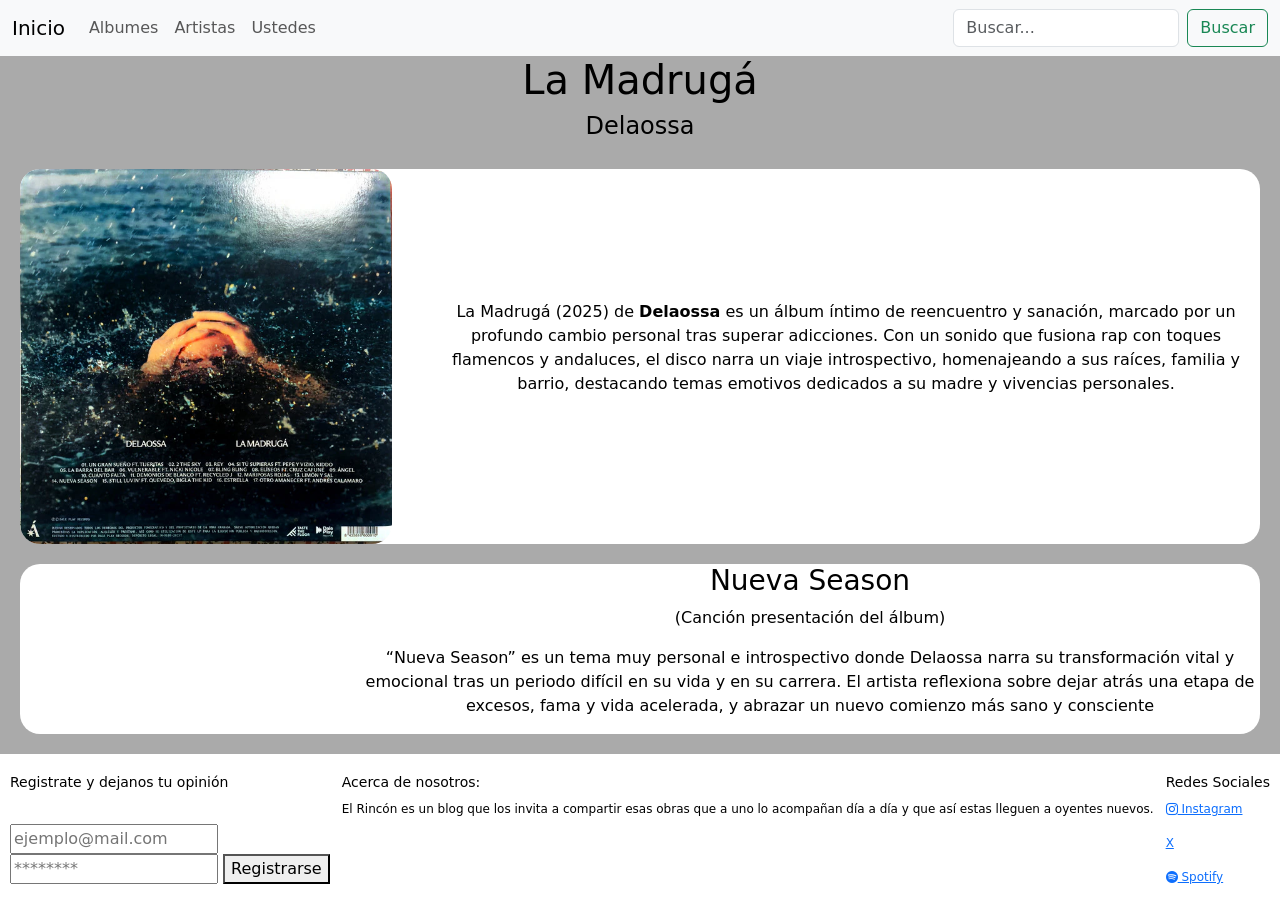
<file: pages/albumes/dela.html>
<!DOCTYPE html>
<html lang="en">
<head>
    <meta charset="UTF-8">
    <meta name="viewport" content="width=device-width, initial-scale=1.0">
    <title>El Rincon</title>   
     <link href="https://cdn.jsdelivr.net/npm/bootstrap@5.3.8/dist/css/bootstrap.min.css" rel="stylesheet" integrity="sha384-sRIl4kxILFvY47J16cr9ZwB07vP4J8+LH7qKQnuqkuIAvNWLzeN8tE5YBujZqJLB" crossorigin="anonymous">
    <link rel="stylesheet" href="../../css/main.css">
           <link rel="stylesheet" href="https://cdn.jsdelivr.net/npm/bootstrap-icons@1.11.3/font/bootstrap-icons.css">

</head>
<body>
  <nav class="navbar navbar-expand-lg bg-body-tertiary">
  <div class="container-fluid">
    <a class="navbar-brand" href="../../index.html">Inicio</a>
    <button class="navbar-toggler" type="button" data-bs-toggle="collapse" data-bs-target="#navbarSupportedContent" aria-controls="navbarSupportedContent" aria-expanded="false" aria-label="Toggle navigation">
      <span class="navbar-toggler-icon"></span>
    </button>
    <div class="collapse navbar-collapse" id="navbarSupportedContent">
      <ul class="navbar-nav me-auto mb-2 mb-lg-0">
        <li class="nav-item">
          <a class="nav-link" href="../../pages/albumes.html">Albumes</a>
        </li>
      
        <li class="nav-item">
          <a class="nav-link" href="../../pages/artistas.html">Artistas</a>
        </li>
        <li class="nav-item">
          <a class="nav-link" aria-current="page" href="../../pages/ustedes.html">Ustedes</a>
        </li>
      </ul>
      <form class="d-flex" role="search">
        <input class="form-control me-2" type="search" placeholder="Buscar..." aria-label="Search"/>
        <button class="btn btn-outline-success" type="submit">Buscar</button>
      </form>
    </div>
  </div>
</nav>


  <header class="page-album">
    <h1>La Madrugá</h1>
    <h4>Delaossa</h4>
  </header>
<main>


  <section class="page-album">
    <!-- Portada de album y texto presentacion --> 
    <div class="info-album">

      <img src="../../img/portadadelaossa.jpg"
           alt="Portada del álbum La Madrugá de Delaossa">

      <div class="texto-album">
        <p>
          La Madrugá (2025) de <strong>Delaossa</strong> es un álbum íntimo de reencuentro y sanación, marcado por un profundo cambio personal tras superar adicciones. Con un sonido que fusiona rap con toques flamencos y andaluces, el disco narra un viaje introspectivo, homenajeando a sus raíces, familia y barrio, destacando temas emotivos dedicados a su madre y vivencias personales. 
        </p>
      </div>

    </div>
<!-- video y texto presentacion --> 
    <div class="info-album">
<iframe 
src="https://www.youtube.com/embed/X3GbxI_wtGQ" 
title="YouTube video player" 
frameborder="0" 
allowfullscreen>
</iframe>

      <div class="texto-video">
        <h3>Nueva Season</h3>
        <p class="subtitulo">(Canción presentación del álbum)</p>

        <p>
          “Nueva Season” es un tema muy personal e introspectivo donde Delaossa narra su transformación vital y emocional tras un periodo difícil en su vida y en su carrera. El artista reflexiona sobre dejar atrás una etapa de excesos, fama y vida acelerada, y abrazar un nuevo comienzo más sano y consciente
        </p>
      </div>

    </div>

  </section>
</main>
<!-- Pie de pagina --> 
<footer>

  <div class="registro">
  <h4>Registrate y dejanos tu opinión</h4>
  <label for="email"></label><br>
  <input type="email" id="email" name="email" placeholder="ejemplo@mail.com" required>
  <label for="password"></label><br>
  <input type="password" id="password" name="password" placeholder="********" required>

  <button type="submit">Registrarse</button>
      </div>

</div>
<div class="info">
<h4>Acerca de nosotros:</h4>
<p>El Rincón es un blog que los invita a compartir esas obras que a uno lo acompañan día a día y que así estas lleguen a oyentes nuevos.
</p>
</div>
<div class="redes-sociales">
    <h4> Redes Sociales</h4>
    
<p>
  <a href="https://www.instagram.com/nach.ve" target="_blank">
<i class="bi bi-instagram"></i> Instagram 
 </p>   

</a>
<p>
  <a href="https://x.com/veliznacho" target="_blank">
<i class="bi bi-X"></i>   X
</a>
</p>

<p> 
  <a href="https://open.spotify.com/user/nachoveliz5?si=13c73d4f79f142af" target="_blank">
<i class="bi bi-spotify"></i> Spotify
</a>
</p>
</footer> 
 <script src="https://cdn.jsdelivr.net/npm/bootstrap@5.3.8/dist/js/bootstrap.bundle.min.js" integrity="sha384-FKyoEForCGlyvwx9Hj09JcYn3nv7wiPVlz7YYwJrWVcXK/BmnVDxM+D2scQbITxI" crossorigin="anonymous"></script>
</body>
</html>
</file>
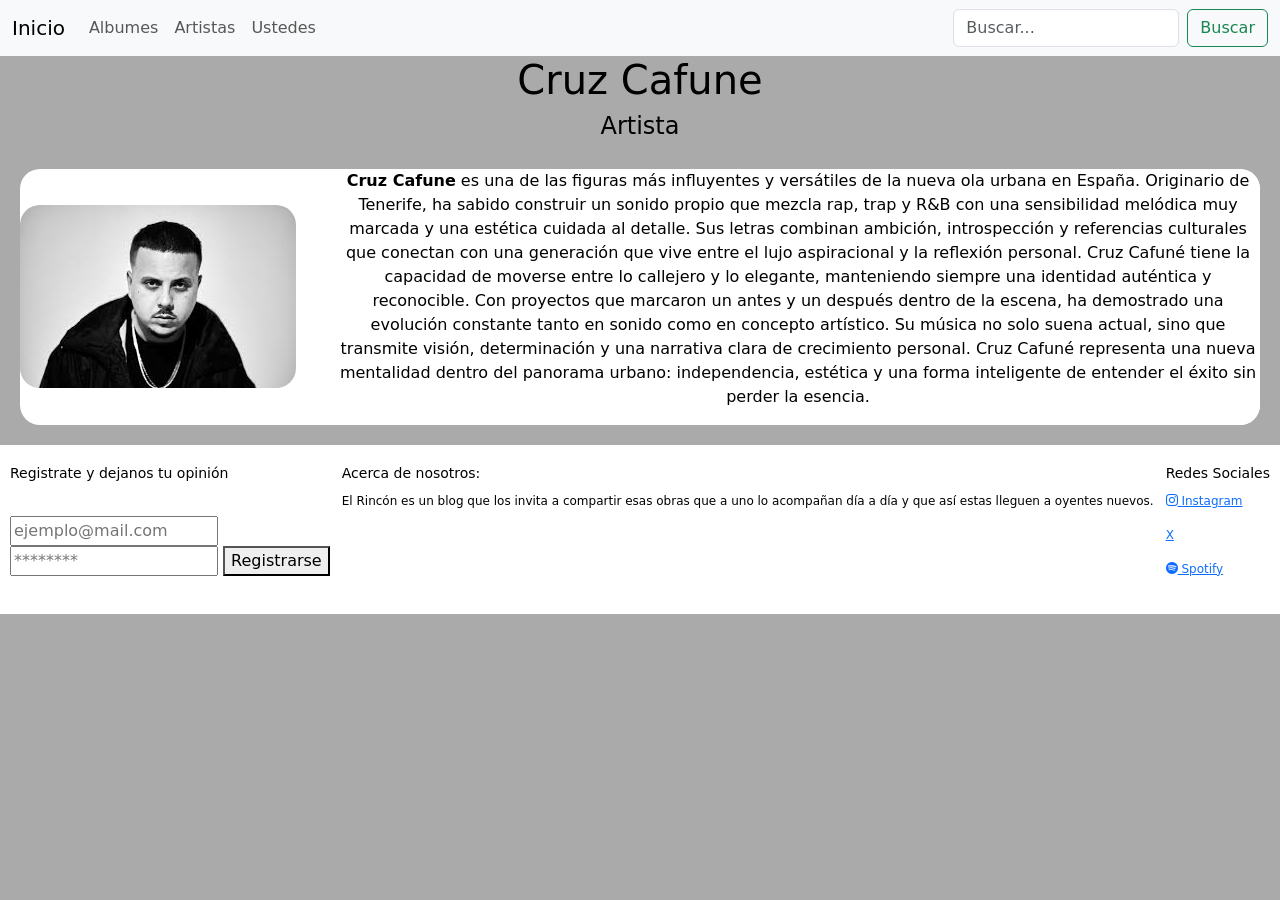
<file: pages/artistas/cruzcafune.html>
<!DOCTYPE html>
<html lang="en">
<head>
    <meta charset="UTF-8">
    <meta name="viewport" content="width=device-width, initial-scale=1.0">
    <title>El Rincon</title>
    <link href="https://cdn.jsdelivr.net/npm/bootstrap@5.3.8/dist/css/bootstrap.min.css" rel="stylesheet" integrity="sha384-sRIl4kxILFvY47J16cr9ZwB07vP4J8+LH7qKQnuqkuIAvNWLzeN8tE5YBujZqJLB" crossorigin="anonymous">
    <link rel="stylesheet" href="../../css/main.css">
           <link rel="stylesheet" href="https://cdn.jsdelivr.net/npm/bootstrap-icons@1.11.3/font/bootstrap-icons.css">

</head>
<body>
  <nav class="navbar navbar-expand-lg bg-body-tertiary">
  <div class="container-fluid">
    <a class="navbar-brand" href="../../index.html">Inicio</a>
    <button class="navbar-toggler" type="button" data-bs-toggle="collapse" data-bs-target="#navbarSupportedContent" aria-controls="navbarSupportedContent" aria-expanded="false" aria-label="Toggle navigation">
      <span class="navbar-toggler-icon"></span>
    </button>
    <div class="collapse navbar-collapse" id="navbarSupportedContent">
      <ul class="navbar-nav me-auto mb-2 mb-lg-0">
        <li class="nav-item">
          <a class="nav-link" href="../../pages/albumes.html">Albumes</a>
        </li>
      
        <li class="nav-item">
          <a class="nav-link" href="../../pages/artistas.html">Artistas</a>
        </li>
        <li class="nav-item">
          <a class="nav-link" aria-current="page" href="../../pages/ustedes.html">Ustedes</a>
        </li>
      </ul>
      <form class="d-flex" role="search">
        <input class="form-control me-2" type="search" placeholder="Buscar..." aria-label="Search"/>
        <button class="btn btn-outline-success" type="submit">Buscar</button>
      </form>
    </div>
  </div>
</nav>

  <header class="page-artista">
    <h1>Cruz Cafune</h1>
    <h4>Artista </h4>
  </header>
<main>
  <section class="info-artista">
  <!-- Foto y texto presentacion --> 

    <div class="info-album">

      <img src="../../img/cruzcafune.jpg"
           alt="Foto de Cruz Cafune">

      <div class="info-album">
        <p>
         <strong>Cruz Cafune</strong> es una de las figuras más influyentes y versátiles de la nueva ola urbana en España. Originario de Tenerife, ha sabido construir un sonido propio que mezcla rap, trap y R&B con una sensibilidad melódica muy marcada y una estética cuidada al detalle.

Sus letras combinan ambición, introspección y referencias culturales que conectan con una generación que vive entre el lujo aspiracional y la reflexión personal. Cruz Cafuné tiene la capacidad de moverse entre lo callejero y lo elegante, manteniendo siempre una identidad auténtica y reconocible.

Con proyectos que marcaron un antes y un después dentro de la escena, ha demostrado una evolución constante tanto en sonido como en concepto artístico. Su música no solo suena actual, sino que transmite visión, determinación y una narrativa clara de crecimiento personal.

Cruz Cafuné representa una nueva mentalidad dentro del panorama urbano: independencia, estética y una forma inteligente de entender el éxito sin perder la esencia.
        </p>
      </div>

    </div>
  </section>
</main>
<!-- Pie de pagina --> 
<footer>

  <div class="registro">
  <h4>Registrate y dejanos tu opinión</h4>
  <label for="email"></label><br>
  <input type="email" id="email" name="email" placeholder="ejemplo@mail.com" required>
  <label for="password"></label><br>
  <input type="password" id="password" name="password" placeholder="********" required>

  <button type="submit">Registrarse</button>
      </div>

</div>
<div class="info">
<h4>Acerca de nosotros:</h4>
<p>El Rincón es un blog que los invita a compartir esas obras que a uno lo acompañan día a día y que así estas lleguen a oyentes nuevos.
</p>
</div>
<div class="redes-sociales">
    <h4> Redes Sociales</h4>
    
<p>
  <a href="https://www.instagram.com/nach.ve" target="_blank">
<i class="bi bi-instagram"></i> Instagram 
 </p>   

</a>
<p>
  <a href="https://x.com/veliznacho" target="_blank">
<i class="bi bi-X"></i>   X
</a>
</p>

<p> 
  <a href="https://open.spotify.com/user/nachoveliz5?si=13c73d4f79f142af" target="_blank">
<i class="bi bi-spotify"></i> Spotify
</a>
</p>
</footer> 
 <script src="https://cdn.jsdelivr.net/npm/bootstrap@5.3.8/dist/js/bootstrap.bundle.min.js" integrity="sha384-FKyoEForCGlyvwx9Hj09JcYn3nv7wiPVlz7YYwJrWVcXK/BmnVDxM+D2scQbITxI" crossorigin="anonymous"></script>
</body>
</html>
</file>
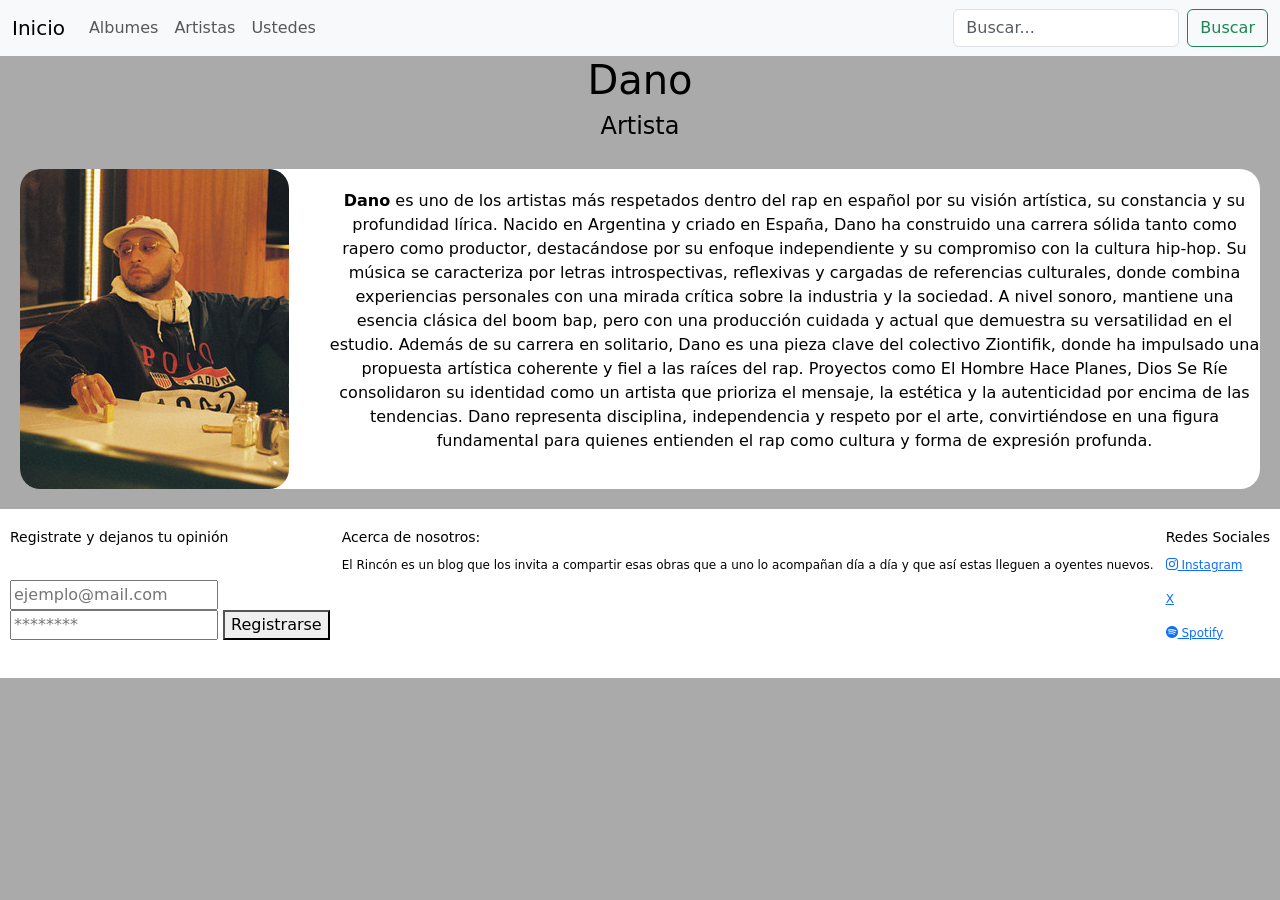
<file: pages/artistas/dano.html>
<!DOCTYPE html>
<html lang="en">
<head>
    <meta charset="UTF-8">
    <meta name="viewport" content="width=device-width, initial-scale=1.0">
    <title>El Rincon</title>
      <link href="https://cdn.jsdelivr.net/npm/bootstrap@5.3.8/dist/css/bootstrap.min.css" rel="stylesheet" integrity="sha384-sRIl4kxILFvY47J16cr9ZwB07vP4J8+LH7qKQnuqkuIAvNWLzeN8tE5YBujZqJLB" crossorigin="anonymous">
    <link rel="stylesheet" href="../../css/main.css">
           <link rel="stylesheet" href="https://cdn.jsdelivr.net/npm/bootstrap-icons@1.11.3/font/bootstrap-icons.css">

</head>
<body>
  <nav class="navbar navbar-expand-lg bg-body-tertiary">
  <div class="container-fluid">
    <a class="navbar-brand" href="../../index.html">Inicio</a>
    <button class="navbar-toggler" type="button" data-bs-toggle="collapse" data-bs-target="#navbarSupportedContent" aria-controls="navbarSupportedContent" aria-expanded="false" aria-label="Toggle navigation">
      <span class="navbar-toggler-icon"></span>
    </button>
    <div class="collapse navbar-collapse" id="navbarSupportedContent">
      <ul class="navbar-nav me-auto mb-2 mb-lg-0">
        <li class="nav-item">
          <a class="nav-link" href="../../pages/albumes.html">Albumes</a>
        </li>
      
        <li class="nav-item">
          <a class="nav-link" href="../../pages/artistas.html">Artistas</a>
        </li>
        <li class="nav-item">
          <a class="nav-link" aria-current="page" href="../../pages/ustedes.html">Ustedes</a>
        </li>
      </ul>
      <form class="d-flex" role="search">
        <input class="form-control me-2" type="search" placeholder="Buscar..." aria-label="Search"/>
        <button class="btn btn-outline-success" type="submit">Buscar</button>
      </form>
    </div>
  </div>
</nav>

  <header class="page-artista">
    <h1>Dano</h1>
    <h4>Artista </h4>
  </header>
<main>
  <section class="info-artista">
  <!-- Foto y texto presentacion --> 

    <div class="info-album">

      <img src="../../img/artistadano.jpg"
           alt="Foto de Dano">

      <div class="info-album">
        <p>
         <strong>Dano</strong> es uno de los artistas más respetados dentro del rap en español por su visión artística, su constancia y su profundidad lírica. Nacido en Argentina y criado en España, Dano ha construido una carrera sólida tanto como rapero como productor, destacándose por su enfoque independiente y su compromiso con la cultura hip-hop.

Su música se caracteriza por letras introspectivas, reflexivas y cargadas de referencias culturales, donde combina experiencias personales con una mirada crítica sobre la industria y la sociedad. A nivel sonoro, mantiene una esencia clásica del boom bap, pero con una producción cuidada y actual que demuestra su versatilidad en el estudio.

Además de su carrera en solitario, Dano es una pieza clave del colectivo Ziontifik, donde ha impulsado una propuesta artística coherente y fiel a las raíces del rap. Proyectos como El Hombre Hace Planes, Dios Se Ríe consolidaron su identidad como un artista que prioriza el mensaje, la estética y la autenticidad por encima de las tendencias.

Dano representa disciplina, independencia y respeto por el arte, convirtiéndose en una figura fundamental para quienes entienden el rap como cultura y forma de expresión profunda.
      </div>

    </div>
  </section>
</main>
<!-- Pie de pagina --> 
<footer>

  <div class="registro">
  <h4>Registrate y dejanos tu opinión</h4>
  <label for="email"></label><br>
  <input type="email" id="email" name="email" placeholder="ejemplo@mail.com" required>
  <label for="password"></label><br>
  <input type="password" id="password" name="password" placeholder="********" required>

  <button type="submit">Registrarse</button>
      </div>

</div>
<div class="info">
<h4>Acerca de nosotros:</h4>
<p>El Rincón es un blog que los invita a compartir esas obras que a uno lo acompañan día a día y que así estas lleguen a oyentes nuevos.
</p>
</div>
<div class="redes-sociales">
    <h4> Redes Sociales</h4>
    
<p>
  <a href="https://www.instagram.com/nach.ve" target="_blank">
<i class="bi bi-instagram"></i> Instagram 
 </p>   

</a>
<p>
  <a href="https://x.com/veliznacho" target="_blank">
<i class="bi bi-X"></i>   X
</a>
</p>

<p> 
  <a href="https://open.spotify.com/user/nachoveliz5?si=13c73d4f79f142af" target="_blank">
<i class="bi bi-spotify"></i> Spotify
</a>
</p>
</footer> 
 <script src="https://cdn.jsdelivr.net/npm/bootstrap@5.3.8/dist/js/bootstrap.bundle.min.js" integrity="sha384-FKyoEForCGlyvwx9Hj09JcYn3nv7wiPVlz7YYwJrWVcXK/BmnVDxM+D2scQbITxI" crossorigin="anonymous"></script>
</body>
</html>
</file>
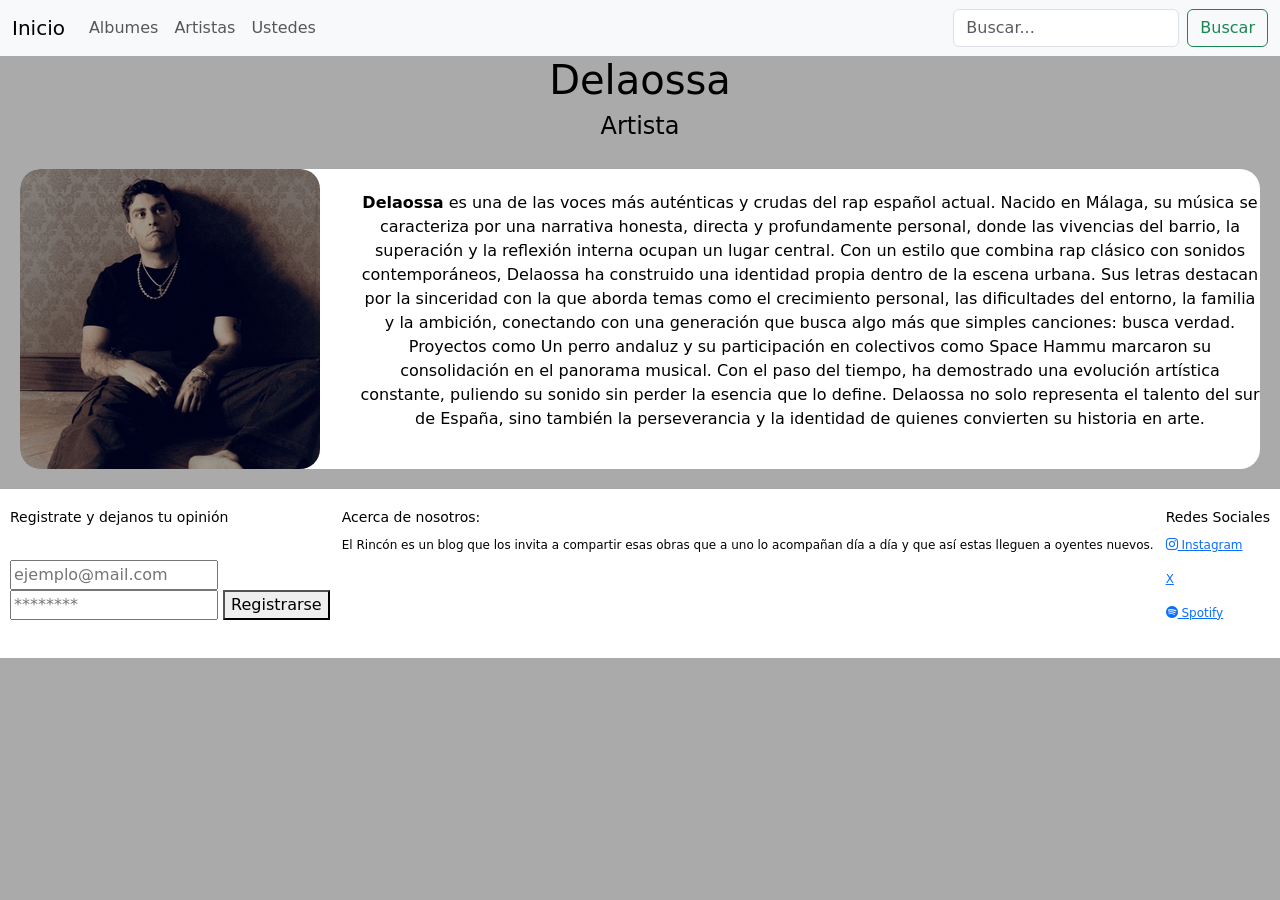
<file: pages/artistas/delaossa.html>
<!DOCTYPE html>
<html lang="en">
<head>
    <meta charset="UTF-8">
    <meta name="viewport" content="width=device-width, initial-scale=1.0">
    <title>El Rincon</title> 
    <link href="https://cdn.jsdelivr.net/npm/bootstrap@5.3.8/dist/css/bootstrap.min.css" rel="stylesheet" integrity="sha384-sRIl4kxILFvY47J16cr9ZwB07vP4J8+LH7qKQnuqkuIAvNWLzeN8tE5YBujZqJLB" crossorigin="anonymous">
    <link rel="stylesheet" href="../../css/main.css">
           <link rel="stylesheet" href="https://cdn.jsdelivr.net/npm/bootstrap-icons@1.11.3/font/bootstrap-icons.css">

</head>
<body>
  <nav class="navbar navbar-expand-lg bg-body-tertiary">
  <div class="container-fluid">
    <a class="navbar-brand" href="../../index.html">Inicio</a>
    <button class="navbar-toggler" type="button" data-bs-toggle="collapse" data-bs-target="#navbarSupportedContent" aria-controls="navbarSupportedContent" aria-expanded="false" aria-label="Toggle navigation">
      <span class="navbar-toggler-icon"></span>
    </button>
    <div class="collapse navbar-collapse" id="navbarSupportedContent">
      <ul class="navbar-nav me-auto mb-2 mb-lg-0">
        <li class="nav-item">
          <a class="nav-link" href="../../pages/albumes.html">Albumes</a>
        </li>
      
        <li class="nav-item">
          <a class="nav-link" href="../../pages/artistas.html">Artistas</a>
        </li>
        <li class="nav-item">
          <a class="nav-link" aria-current="page" href="../../pages/ustedes.html">Ustedes</a>
        </li>
      </ul>
      <form class="d-flex" role="search">
        <input class="form-control me-2" type="search" placeholder="Buscar..." aria-label="Search"/>
        <button class="btn btn-outline-success" type="submit">Buscar</button>
      </form>
    </div>
  </div>
</nav>

  <header class="page-artista">
    <h1>Delaossa</h1>
    <h4>Artista </h4>
  </header>
<main>
  <section class="info-artista">
  <!-- Foto y texto presentacion --> 

    <div class="info-album">

      <img src="../../img/delaossa.jpeg"
           alt="Foto de delaossa">

      <div class="info-album">
        <p>
         <strong>Delaossa</strong> es una de las voces más auténticas y crudas del rap español actual. Nacido en Málaga, su música se caracteriza por una narrativa honesta, directa y profundamente personal, donde las vivencias del barrio, la superación y la reflexión interna ocupan un lugar central.

Con un estilo que combina rap clásico con sonidos contemporáneos, Delaossa ha construido una identidad propia dentro de la escena urbana. Sus letras destacan por la sinceridad con la que aborda temas como el crecimiento personal, las dificultades del entorno, la familia y la ambición, conectando con una generación que busca algo más que simples canciones: busca verdad.

Proyectos como Un perro andaluz y su participación en colectivos como Space Hammu marcaron su consolidación en el panorama musical. Con el paso del tiempo, ha demostrado una evolución artística constante, puliendo su sonido sin perder la esencia que lo define.

Delaossa no solo representa el talento del sur de España, sino también la perseverancia y la identidad de quienes convierten su historia en arte.
      </div>

    </div>
  </section>
</main>
<!-- Pie de pagina --> 
<footer>

  <div class="registro">
  <h4>Registrate y dejanos tu opinión</h4>
  <label for="email"></label><br>
  <input type="email" id="email" name="email" placeholder="ejemplo@mail.com" required>
  <label for="password"></label><br>
  <input type="password" id="password" name="password" placeholder="********" required>

  <button type="submit">Registrarse</button>
      </div>

</div>
<div class="info">
<h4>Acerca de nosotros:</h4>
<p>El Rincón es un blog que los invita a compartir esas obras que a uno lo acompañan día a día y que así estas lleguen a oyentes nuevos.
</p>
</div>
<div class="redes-sociales">
    <h4> Redes Sociales</h4>
    
<p>
  <a href="https://www.instagram.com/nach.ve" target="_blank">
<i class="bi bi-instagram"></i> Instagram 
 </p>   

</a>
<p>
  <a href="https://x.com/veliznacho" target="_blank">
<i class="bi bi-X"></i>   X
</a>
</p>

<p> 
  <a href="https://open.spotify.com/user/nachoveliz5?si=13c73d4f79f142af" target="_blank">
<i class="bi bi-spotify"></i> Spotify
</a>
</p>
</footer> 
 <script src="https://cdn.jsdelivr.net/npm/bootstrap@5.3.8/dist/js/bootstrap.bundle.min.js" integrity="sha384-FKyoEForCGlyvwx9Hj09JcYn3nv7wiPVlz7YYwJrWVcXK/BmnVDxM+D2scQbITxI" crossorigin="anonymous"></script>
</body>
</html>
</file>
<file: css/main.css>
body {
   background-color: #aaaaaa;
   color: #000000;
}
header {
text-align: center;
display: flex;
flex-direction: column;
}   

section{
display: flex;
  justify-content: space-between; 
  gap: 20px;                     
  padding: 20px;
  flex-wrap: wrap;
}

.album {
    width: 30%;
    text-align: center;
    padding: 15px;
    box-sizing: border-box;
    box-shadow: 0 4px 15px rgba(0,0,0,0.05); 
    background: #ffffff;
  border-radius: 20px;
}



.album img {
    width: 100%;
    aspect-ratio: 1 / 1;
    object-fit: cover;
    border-radius: 20px; 
    margin-bottom: 15px;
   

}

@media (max-width: 768px) {
    .album {
        width: 100%;       
        margin-bottom: 20px; 
        display: block;  
    }
}

.comentarios {
text-align: center;
    padding: 40px 20px;

    margin: 0 auto;  
font-size: 1.2rem;
    color: #000000;
    margin-bottom: 20px;
}

.comentarios textarea {
    width: 80%;
    height: 100px;
    padding: 15px;
    border: 2px solid #000000;
    border-radius: 20px;
} 

.comentarios button {
    margin-top: 15px;
    padding: 10px 20px;
    background-color: #7c7c7c;
    color: rgb(0, 0, 0);
    border: none;
    border-radius: 5px;
    cursor: pointer;
}


footer {
    background-color: #ffffff;
    color: #000000;
    padding: 20px 10px; 
    display: flex;
    flex-wrap: nowrap; 
    
    justify-content: space-between;
    align-items: flex-start;
    gap: 10px;
}
        footer h4 {
    font-size: 14px; 
    margin-bottom: 10px;
}
footer p {
    font-size: 12px; 
}

.info-album {
  display: flex;;
  align-items: center;
  gap: 40px;
  text-align: center;
  background: #ffffff;
  border-radius: 20px;
}

.info-album img{
  width: 30%;
  border-radius: 20px;
}




@media (max-width: 768px) {
    .info-album {
        width: 100%;       
        margin-bottom: 20px; 
        display: block;  
    }
    .info-album img {
        width: 100%;
        margin-bottom: 20px;
    }
}

.comentarios-usuarios{
    width: 30%;
    text-align: center;
    background: #fafafa; 
    padding: 15px;
    box-sizing: border-box;
    box-shadow: 0 4px 15px rgba(0,0,0,0.05); 
}

@media (max-width: 768px) {
    .comentarios-usuarios {
        width: 100%;       
        margin-bottom: 20px; 
        display: block;  
    }
}

.artista {
    width: 30%;
    text-align: center;
    padding: 15px;
    box-sizing: border-box;
    box-shadow: 0 4px 15px rgba(0,0,0,0.05); 
    background: #ffffff;
  border-radius: 20px;
}


.artista img {
    width: 100%;
    aspect-ratio: 1 / 1;
    object-fit: cover;
    border-radius: 4px; 
    margin-bottom: 15px;
   border-radius: 20px;

}

@media (max-width: 768px) {
    .artista {
        width: 100%;       
        margin-bottom: 20px; 
        display: block;  
    }
}
</file>
